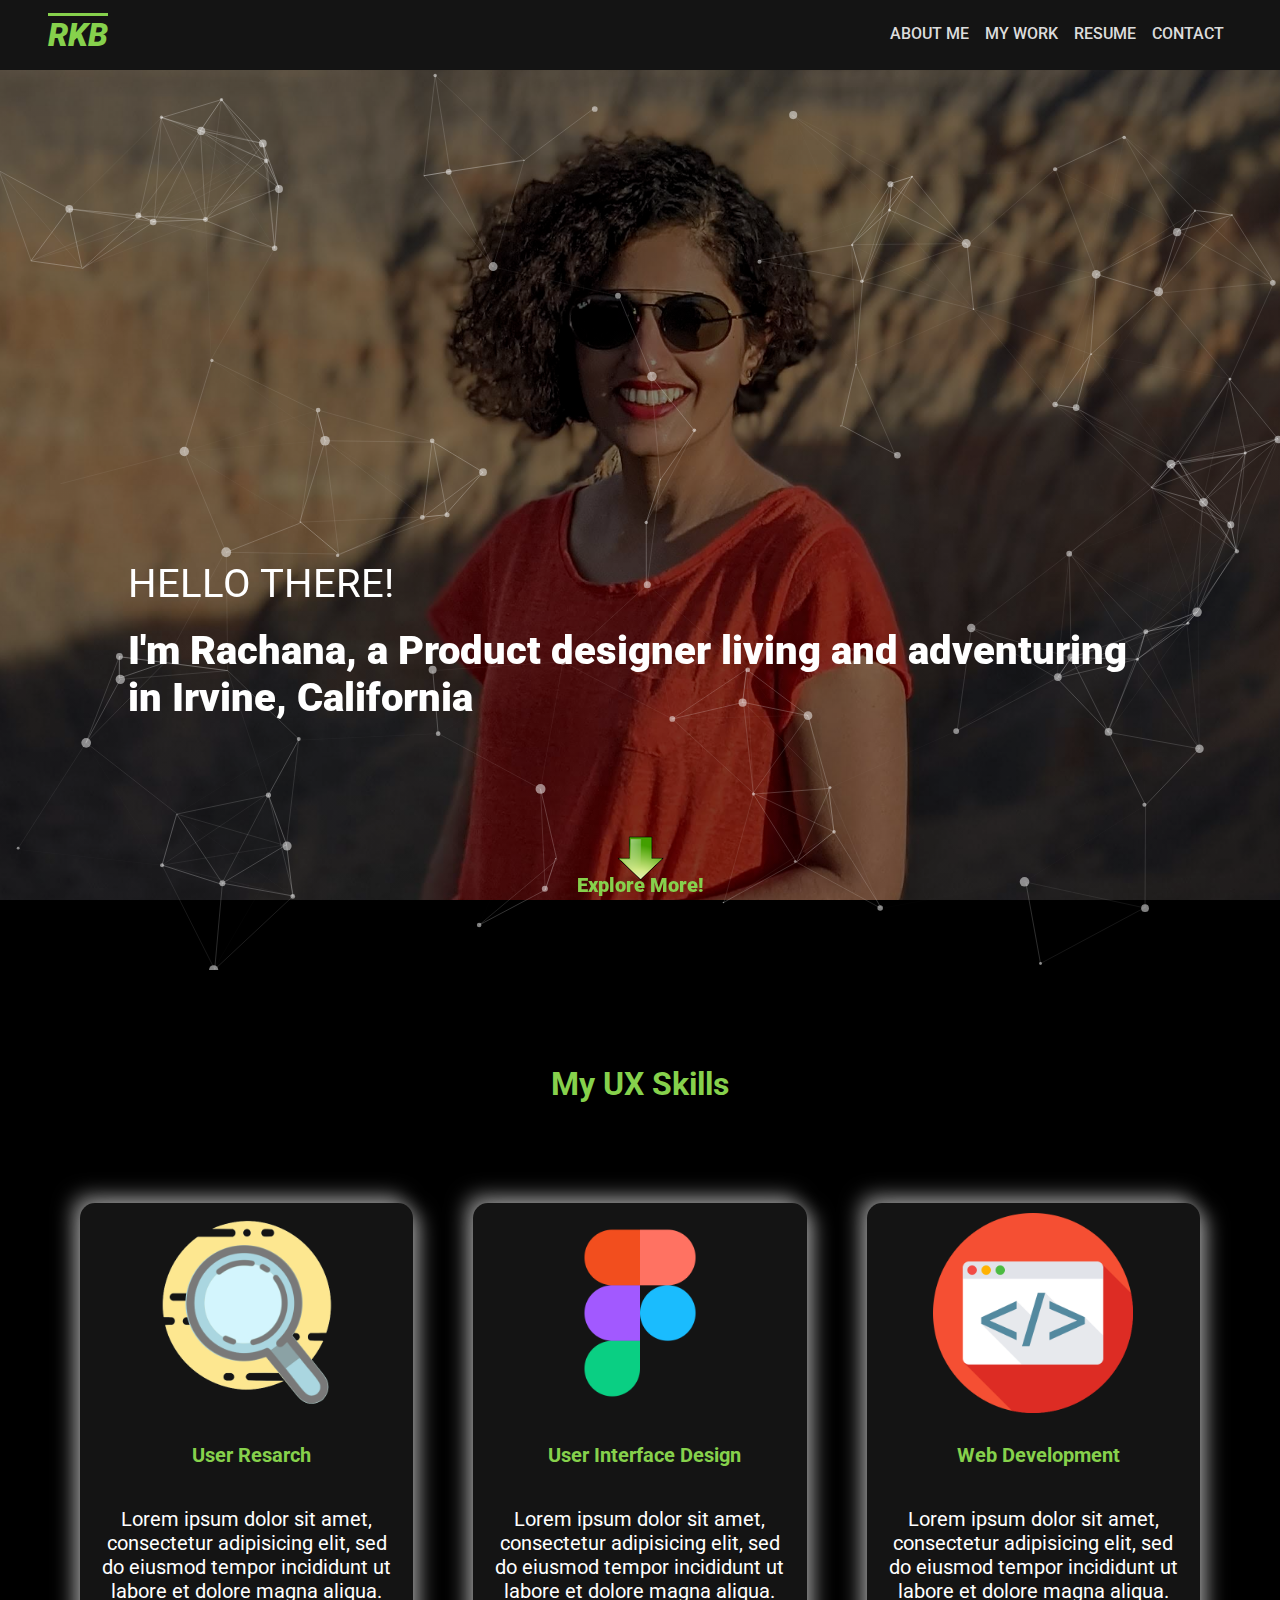
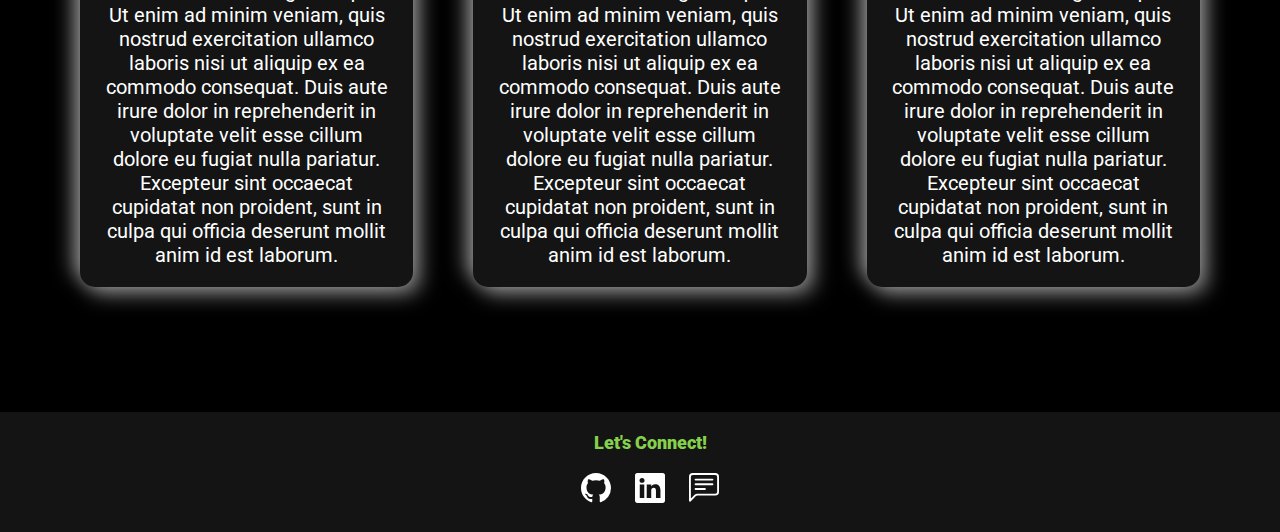
<file: index.html>
<html>
  <head>
    <meta charset="utf-8" />
    <meta http-equiv="X-UA-Compatible" content="IE=edge" />
    <title>RKB</title>
    <meta name="viewport" content="width=device-width, initial-scale=1" />
    <link rel="stylesheet" type="text/css" media="screen" href="css/style.css" />
    <script src = "js/index.js"></script>
    <script src = "js/particles.js"></script>
    <script src="js/jquery-3.7.1.js"></script>

  </head>
  <body>

    <!-- Nav Bar section -->
    <nav>
        <input type="checkbox" id="check" />
        <label for="check" class="menu">
            <svg xmlns="http://www.w3.org/2000/svg" width="30" height="30" fill="currentColor" class="bi bi-list" viewBox="0 0 16 16">
                <path fill-rule="evenodd" d="M2.5 12a.5.5 0 0 1 .5-.5h10a.5.5 0 0 1 0 1H3a.5.5 0 0 1-.5-.5m0-4a.5.5 0 0 1 .5-.5h10a.5.5 0 0 1 0 1H3a.5.5 0 0 1-.5-.5m0-4a.5.5 0 0 1 .5-.5h10a.5.5 0 0 1 0 1H3a.5.5 0 0 1-.5-.5"/>
              </svg>
        </label>
      <div class="logo">
        <h1>RKB</h1>
      </div>
      <div class="nav-items">
        <ul class="overview">
            <li>
                <a href="index.html"
                  ><svg xmlns="http://www.w3.org/2000/svg" width="16" height="16" fill="currentColor" class="bi bi-person-lines-fill" viewBox="0 0 16 16">
                    <path d="M6 8a3 3 0 1 0 0-6 3 3 0 0 0 0 6m-5 6s-1 0-1-1 1-4 6-4 6 3 6 4-1 1-1 1zM11 3.5a.5.5 0 0 1 .5-.5h4a.5.5 0 0 1 0 1h-4a.5.5 0 0 1-.5-.5m.5 2.5a.5.5 0 0 0 0 1h4a.5.5 0 0 0 0-1zm2 3a.5.5 0 0 0 0 1h2a.5.5 0 0 0 0-1zm0 3a.5.5 0 0 0 0 1h2a.5.5 0 0 0 0-1z"/>
                  </svg>
                  ABOUT ME</a
                >
              </li>
              <li>
                <a href="mywork.html">
                    <svg xmlns="http://www.w3.org/2000/svg" width="16" height="16" fill="currentColor" class="bi bi-card-checklist" viewBox="0 0 16 16">
                        <path d="M14.5 3a.5.5 0 0 1 .5.5v9a.5.5 0 0 1-.5.5h-13a.5.5 0 0 1-.5-.5v-9a.5.5 0 0 1 .5-.5zm-13-1A1.5 1.5 0 0 0 0 3.5v9A1.5 1.5 0 0 0 1.5 14h13a1.5 1.5 0 0 0 1.5-1.5v-9A1.5 1.5 0 0 0 14.5 2z"/>
                        <path d="M7 5.5a.5.5 0 0 1 .5-.5h5a.5.5 0 0 1 0 1h-5a.5.5 0 0 1-.5-.5m-1.496-.854a.5.5 0 0 1 0 .708l-1.5 1.5a.5.5 0 0 1-.708 0l-.5-.5a.5.5 0 1 1 .708-.708l.146.147 1.146-1.147a.5.5 0 0 1 .708 0M7 9.5a.5.5 0 0 1 .5-.5h5a.5.5 0 0 1 0 1h-5a.5.5 0 0 1-.5-.5m-1.496-.854a.5.5 0 0 1 0 .708l-1.5 1.5a.5.5 0 0 1-.708 0l-.5-.5a.5.5 0 0 1 .708-.708l.146.147 1.146-1.147a.5.5 0 0 1 .708 0"/>
                      </svg>
                  MY WORK</a
                >
              </li>
              <li>
                <a href="#"
                  ><svg xmlns="http://www.w3.org/2000/svg" width="16" height="16" fill="currentColor" class="bi bi-file-earmark-text-fill" viewBox="0 0 16 16">
                    <path d="M9.293 0H4a2 2 0 0 0-2 2v12a2 2 0 0 0 2 2h8a2 2 0 0 0 2-2V4.707A1 1 0 0 0 13.707 4L10 .293A1 1 0 0 0 9.293 0M9.5 3.5v-2l3 3h-2a1 1 0 0 1-1-1M4.5 9a.5.5 0 0 1 0-1h7a.5.5 0 0 1 0 1zM4 10.5a.5.5 0 0 1 .5-.5h7a.5.5 0 0 1 0 1h-7a.5.5 0 0 1-.5-.5m.5 2.5a.5.5 0 0 1 0-1h4a.5.5 0 0 1 0 1z"/>
                  </svg>
                  RESUME</a
                >
              </li>
              <li>
                <a href="#"
                  ><svg xmlns="http://www.w3.org/2000/svg" width="16" height="16" fill="currentColor" class="bi bi-chat-left-text-fill" viewBox="0 0 16 16">
                    <path d="M0 2a2 2 0 0 1 2-2h12a2 2 0 0 1 2 2v8a2 2 0 0 1-2 2H4.414a1 1 0 0 0-.707.293L.854 15.146A.5.5 0 0 1 0 14.793zm3.5 1a.5.5 0 0 0 0 1h9a.5.5 0 0 0 0-1zm0 2.5a.5.5 0 0 0 0 1h9a.5.5 0 0 0 0-1zm0 2.5a.5.5 0 0 0 0 1h5a.5.5 0 0 0 0-1z"/>
                  </svg>
                  CONTACT</a
                >
              </li>
            </ul>
      </div>
    </nav>
    

    <!-- Hero section -->
    <div id="particles-js" class="div-hero-section">
          <div class="div-hero-introduction">
            <p class="p-hero-greeting">HELLO THERE!</p>
            <p class="p-hero-intro">I'm Rachana, a Product designer living and adventuring in Irvine, California</p>
          </div>
          <div class ='div-scroll-down'></div>
            <button id = "scroll-down" class ='scroll-down'> <img src="images/28827_arrow_download_down_icon.png" alt=""></button>  
            <p class="p-explore-more">Explore More!</p>
          </div>
          
    </div>

    <div id="section-lower-container" class="lower-container-container">
      <section class="section-skills">
        <h1 class="skill-section-title">My UX Skills</h1>
        <div class="div-skill-flex">
          <div class="div-skill">
            <i aria-hidden="true"><img class = "skill-icon" src="images/7479647_search_magnifier_zoom_magnifying_find_icon.png" width="200px"></i>
            <h3 class="skill-title">User Resarch</h3>
            <p class="skill-text">Lorem ipsum dolor sit amet, consectetur adipisicing elit, sed do eiusmod tempor incididunt ut labore et dolore magna aliqua. Ut enim ad minim veniam, quis nostrud exercitation ullamco laboris nisi ut aliquip ex ea commodo consequat. Duis aute irure dolor in reprehenderit in voluptate velit esse cillum dolore eu fugiat nulla pariatur.
              Excepteur sint occaecat cupidatat non proident, sunt in culpa qui officia deserunt mollit anim id est laborum.</p>
          </div>
          <div class="div-skill">
            <i aria-hidden="true"><img class = "skill-icon" src="images/7564187_figma_logo_brand_icon.png" width="200px"></i>
            <h3 class="skill-title">User Interface Design</h3>
            <p class="skill-text">Lorem ipsum dolor sit amet, consectetur adipisicing elit, sed do eiusmod tempor incididunt ut labore et dolore magna aliqua. Ut enim ad minim veniam, quis nostrud exercitation ullamco laboris nisi ut aliquip ex ea commodo consequat. Duis aute irure dolor in reprehenderit in voluptate velit esse cillum dolore eu fugiat nulla pariatur.
              Excepteur sint occaecat cupidatat non proident, sunt in culpa qui officia deserunt mollit anim id est laborum.</p>
          </div>
          <div class="div-skill">
            <i aria-hidden="true"><img class = "skill-icon" src="images/669948_html_code_coding_programming_web_icon.png" width="200px"></i>
            <h3 class="skill-title">Web Development</h3>
            <p class="skill-text">Lorem ipsum dolor sit amet, consectetur adipisicing elit, sed do eiusmod tempor incididunt ut labore et dolore magna aliqua. Ut enim ad minim veniam, quis nostrud exercitation ullamco laboris nisi ut aliquip ex ea commodo consequat. Duis aute irure dolor in reprehenderit in voluptate velit esse cillum dolore eu fugiat nulla pariatur.
              Excepteur sint occaecat cupidatat non proident, sunt in culpa qui officia deserunt mollit anim id est laborum.</p>
          </div>
        </div>
      </section>
    </div>

    <!-- Footer section -->

    <div class="footer">
        <p class="footer-text-center">Let's Connect!</p>
        <div class="footer_icons">
            <a href="https://github.com/Kodagana" class="icon-style" alt="Github icon"> <svg xmlns="http://www.w3.org/2000/svg" width="30" height="30" fill="currentColor" class="bi bi-github" viewBox="0 0 16 16">
                <path d="M8 0C3.58 0 0 3.58 0 8c0 3.54 2.29 6.53 5.47 7.59.4.07.55-.17.55-.38 0-.19-.01-.82-.01-1.49-2.01.37-2.53-.49-2.69-.94-.09-.23-.48-.94-.82-1.13-.28-.15-.68-.52-.01-.53.63-.01 1.08.58 1.23.82.72 1.21 1.87.87 2.33.66.07-.52.28-.87.51-1.07-1.78-.2-3.64-.89-3.64-3.95 0-.87.31-1.59.82-2.15-.08-.2-.36-1.02.08-2.12 0 0 .67-.21 2.2.82.64-.18 1.32-.27 2-.27.68 0 1.36.09 2 .27 1.53-1.04 2.2-.82 2.2-.82.44 1.1.16 1.92.08 2.12.51.56.82 1.27.82 2.15 0 3.07-1.87 3.75-3.65 3.95.29.25.54.73.54 1.48 0 1.07-.01 1.93-.01 2.2 0 .21.15.46.55.38A8.012 8.012 0 0 0 16 8c0-4.42-3.58-8-8-8"/>
              </svg></a>
            <a href="https://www.linkedin.com/in/rachana-kodagana-balakrishna-a1316a224/" class="icon-style" alt="linkedin icon"> <svg xmlns="http://www.w3.org/2000/svg" width="30" height="30" fill="currentColor" class="bi bi-linkedin" viewBox="0 0 16 16">
                <path d="M0 1.146C0 .513.526 0 1.175 0h13.65C15.474 0 16 .513 16 1.146v13.708c0 .633-.526 1.146-1.175 1.146H1.175C.526 16 0 15.487 0 14.854V1.146zm4.943 12.248V6.169H2.542v7.225h2.401m-1.2-8.212c.837 0 1.358-.554 1.358-1.248-.015-.709-.52-1.248-1.342-1.248-.822 0-1.359.54-1.359 1.248 0 .694.521 1.248 1.327 1.248h.016zm4.908 8.212V9.359c0-.216.016-.432.08-.586.173-.431.568-.878 1.232-.878.869 0 1.216.662 1.216 1.634v3.865h2.401V9.25c0-2.22-1.184-3.252-2.764-3.252-1.274 0-1.845.7-2.165 1.193v.025h-.016a5.54 5.54 0 0 1 .016-.025V6.169h-2.4c.03.678 0 7.225 0 7.225h2.4"/>
              </svg></a>
            <a href="mailto: rachana.kodagana2009@gmail.com" class="icon-style" alt="linkedin icon"> <svg xmlns="http://www.w3.org/2000/svg" width="30" height="30" fill="currentColor" class="bi bi-chat-left-text" viewBox="0 0 16 16">
                <path d="M14 1a1 1 0 0 1 1 1v8a1 1 0 0 1-1 1H4.414A2 2 0 0 0 3 11.586l-2 2V2a1 1 0 0 1 1-1zM2 0a2 2 0 0 0-2 2v12.793a.5.5 0 0 0 .854.353l2.853-2.853A1 1 0 0 1 4.414 12H14a2 2 0 0 0 2-2V2a2 2 0 0 0-2-2z"/>
                <path d="M3 3.5a.5.5 0 0 1 .5-.5h9a.5.5 0 0 1 0 1h-9a.5.5 0 0 1-.5-.5M3 6a.5.5 0 0 1 .5-.5h9a.5.5 0 0 1 0 1h-9A.5.5 0 0 1 3 6m0 2.5a.5.5 0 0 1 .5-.5h5a.5.5 0 0 1 0 1h-5a.5.5 0 0 1-.5-.5"/>
              </svg></a>
        </div>
    </div>
  </body>
</html>
</file>
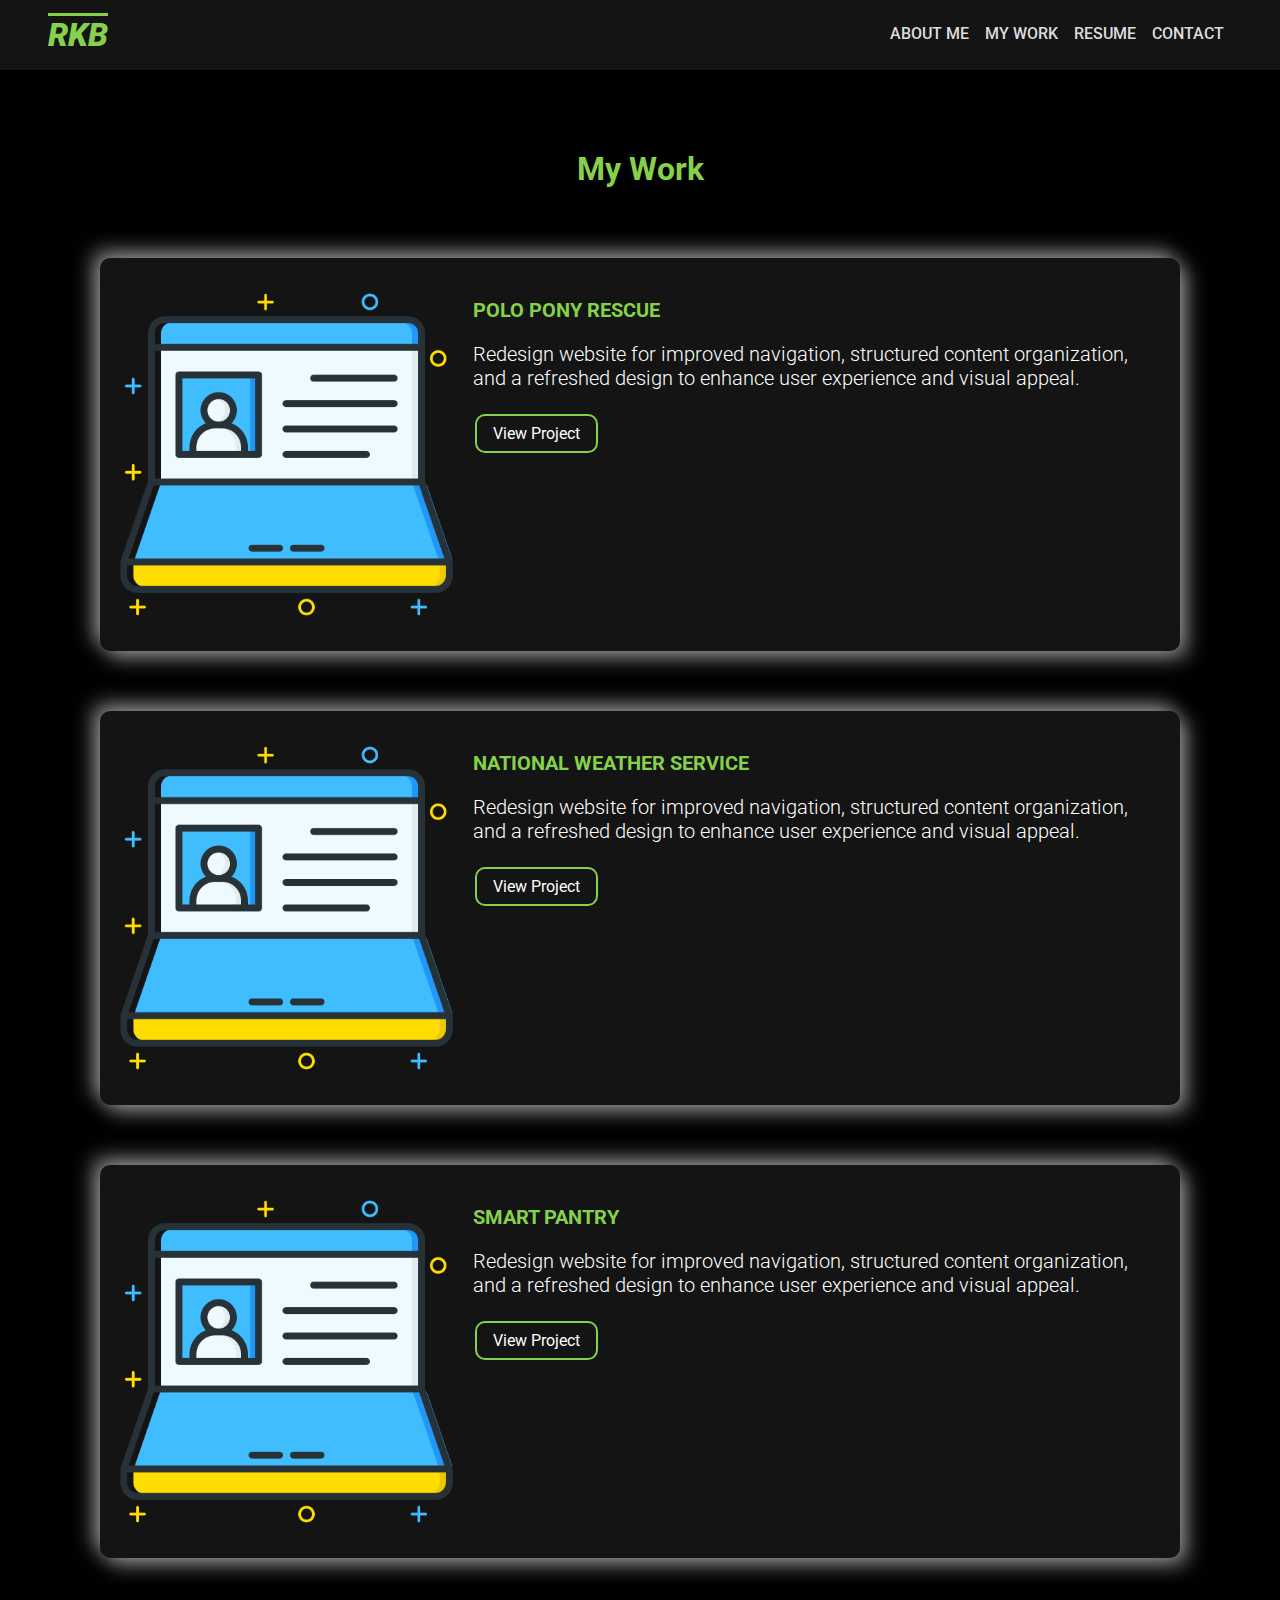
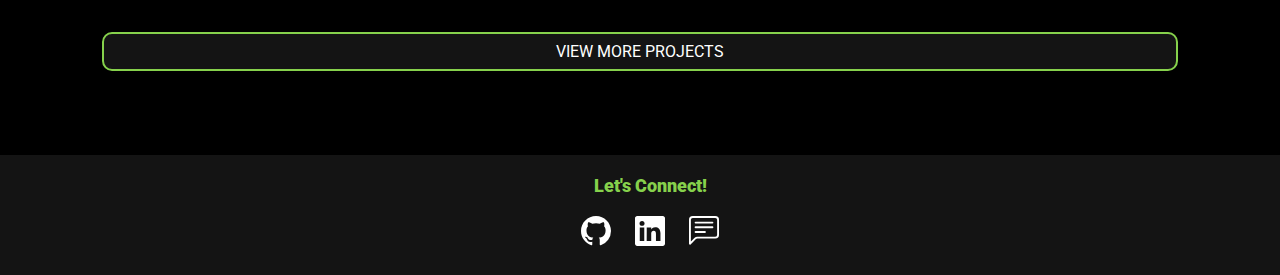
<file: mywork.html>
<html>
  <head>
    <meta charset="utf-8" />
    <meta http-equiv="X-UA-Compatible" content="IE=edge" />
    <title>RKB</title>
    <meta name="viewport" content="width=device-width, initial-scale=1" />
    <link rel="stylesheet" type="text/css" media="screen" href="css/myworkStyle.css" />
    <script src = "js/mywork.js"></script>
    <script src="js/jquery-3.7.1.js"></script>
  </head>
  <body>

    <!-- Nav Bar section -->
    <nav>
        <input type="checkbox" id="check" />
        <label for="check" class="menu">
            <svg xmlns="http://www.w3.org/2000/svg" width="30" height="30" fill="currentColor" class="bi bi-list" viewBox="0 0 16 16">
                <path fill-rule="evenodd" d="M2.5 12a.5.5 0 0 1 .5-.5h10a.5.5 0 0 1 0 1H3a.5.5 0 0 1-.5-.5m0-4a.5.5 0 0 1 .5-.5h10a.5.5 0 0 1 0 1H3a.5.5 0 0 1-.5-.5m0-4a.5.5 0 0 1 .5-.5h10a.5.5 0 0 1 0 1H3a.5.5 0 0 1-.5-.5"/>
              </svg>
        </label>
      <div class="logo">
        <h1>RKB</h1>
      </div>
      <div class="nav-items">
        <ul class="overview">
            <li>
                <a href="index.html"
                  ><svg xmlns="http://www.w3.org/2000/svg" width="16" height="16" fill="currentColor" class="bi bi-person-lines-fill" viewBox="0 0 16 16">
                    <path d="M6 8a3 3 0 1 0 0-6 3 3 0 0 0 0 6m-5 6s-1 0-1-1 1-4 6-4 6 3 6 4-1 1-1 1zM11 3.5a.5.5 0 0 1 .5-.5h4a.5.5 0 0 1 0 1h-4a.5.5 0 0 1-.5-.5m.5 2.5a.5.5 0 0 0 0 1h4a.5.5 0 0 0 0-1zm2 3a.5.5 0 0 0 0 1h2a.5.5 0 0 0 0-1zm0 3a.5.5 0 0 0 0 1h2a.5.5 0 0 0 0-1z"/>
                  </svg>
                  ABOUT ME</a
                >
              </li>
              <li>
                <a href="mywork.html">
                    <svg xmlns="http://www.w3.org/2000/svg" width="16" height="16" fill="currentColor" class="bi bi-card-checklist" viewBox="0 0 16 16">
                        <path d="M14.5 3a.5.5 0 0 1 .5.5v9a.5.5 0 0 1-.5.5h-13a.5.5 0 0 1-.5-.5v-9a.5.5 0 0 1 .5-.5zm-13-1A1.5 1.5 0 0 0 0 3.5v9A1.5 1.5 0 0 0 1.5 14h13a1.5 1.5 0 0 0 1.5-1.5v-9A1.5 1.5 0 0 0 14.5 2z"/>
                        <path d="M7 5.5a.5.5 0 0 1 .5-.5h5a.5.5 0 0 1 0 1h-5a.5.5 0 0 1-.5-.5m-1.496-.854a.5.5 0 0 1 0 .708l-1.5 1.5a.5.5 0 0 1-.708 0l-.5-.5a.5.5 0 1 1 .708-.708l.146.147 1.146-1.147a.5.5 0 0 1 .708 0M7 9.5a.5.5 0 0 1 .5-.5h5a.5.5 0 0 1 0 1h-5a.5.5 0 0 1-.5-.5m-1.496-.854a.5.5 0 0 1 0 .708l-1.5 1.5a.5.5 0 0 1-.708 0l-.5-.5a.5.5 0 0 1 .708-.708l.146.147 1.146-1.147a.5.5 0 0 1 .708 0"/>
                      </svg>
                  MY WORK</a
                >
              </li>
              <li>
                <a href="#"
                  ><svg xmlns="http://www.w3.org/2000/svg" width="16" height="16" fill="currentColor" class="bi bi-file-earmark-text-fill" viewBox="0 0 16 16">
                    <path d="M9.293 0H4a2 2 0 0 0-2 2v12a2 2 0 0 0 2 2h8a2 2 0 0 0 2-2V4.707A1 1 0 0 0 13.707 4L10 .293A1 1 0 0 0 9.293 0M9.5 3.5v-2l3 3h-2a1 1 0 0 1-1-1M4.5 9a.5.5 0 0 1 0-1h7a.5.5 0 0 1 0 1zM4 10.5a.5.5 0 0 1 .5-.5h7a.5.5 0 0 1 0 1h-7a.5.5 0 0 1-.5-.5m.5 2.5a.5.5 0 0 1 0-1h4a.5.5 0 0 1 0 1z"/>
                  </svg>
                  RESUME</a
                >
              </li>
              <li>
                <a href="#"
                  ><svg xmlns="http://www.w3.org/2000/svg" width="16" height="16" fill="currentColor" class="bi bi-chat-left-text-fill" viewBox="0 0 16 16">
                    <path d="M0 2a2 2 0 0 1 2-2h12a2 2 0 0 1 2 2v8a2 2 0 0 1-2 2H4.414a1 1 0 0 0-.707.293L.854 15.146A.5.5 0 0 1 0 14.793zm3.5 1a.5.5 0 0 0 0 1h9a.5.5 0 0 0 0-1zm0 2.5a.5.5 0 0 0 0 1h9a.5.5 0 0 0 0-1zm0 2.5a.5.5 0 0 0 0 1h5a.5.5 0 0 0 0-1z"/>
                  </svg>
                  CONTACT</a
                >
              </li>
            </ul>
      </div>
    </nav>
    

    <!-- Hero section -->

    <section class ="myWork">
        <h1 class="mywork-title">My Work</h1>
        <div class="container" >
            <div class="work-grid">
                <div class="card-image">
                    <img class = "image" src="./images/2620514_employee_job_laptop_seeker_unemployee_icon.png" alt="centered">
                </div>
                <div class="card-text">
                    <h3>POLO PONY RESCUE</h3>
                    <p>Redesign website for improved navigation, structured content organization, and a refreshed design to enhance user experience and visual appeal.</p>
                    <button id = "btn-polo" class ='button'>View Project</button>
                </div>
            </div>
            <div class="work-grid">
                <div class="card-image">
                    <img class = "image" src="./images/2620514_employee_job_laptop_seeker_unemployee_icon.png" alt="centered">
                </div>
                <div class="card-text">
                    <h3>NATIONAL WEATHER SERVICE</h3>
                    <p>Redesign website for improved navigation, structured content organization, and a refreshed design to enhance user experience and visual appeal.</p>
                    <button id = "btn-weather" class ='button'>View Project</button>
                </div>
            </div>
            <div class="work-grid">
                <div class="card-image">
                    <img class = "image" src="./images/2620514_employee_job_laptop_seeker_unemployee_icon.png" alt="centered">
                </div>
                <div class="card-text">
                    <h3>SMART PANTRY</h3>
                    <p>Redesign website for improved navigation, structured content organization, and a refreshed design to enhance user experience and visual appeal.</p>
                    <button id = "btn-pantry" class ='button'>View Project</button>
                </div>
            </div>
            <button id = "btn-view-more-project" class ='button'>VIEW MORE PROJECTS</button>
        </div>
    </section>

    <div class="footer">
        <p class="footer-text-center">Let's Connect!</p>
        <div class="footer_icons">
            <a href="https://github.com/Kodagana" class="icon-style" alt="Github icon"> <svg xmlns="http://www.w3.org/2000/svg" width="30" height="30" fill="currentColor" class="bi bi-github" viewBox="0 0 16 16">
                <path d="M8 0C3.58 0 0 3.58 0 8c0 3.54 2.29 6.53 5.47 7.59.4.07.55-.17.55-.38 0-.19-.01-.82-.01-1.49-2.01.37-2.53-.49-2.69-.94-.09-.23-.48-.94-.82-1.13-.28-.15-.68-.52-.01-.53.63-.01 1.08.58 1.23.82.72 1.21 1.87.87 2.33.66.07-.52.28-.87.51-1.07-1.78-.2-3.64-.89-3.64-3.95 0-.87.31-1.59.82-2.15-.08-.2-.36-1.02.08-2.12 0 0 .67-.21 2.2.82.64-.18 1.32-.27 2-.27.68 0 1.36.09 2 .27 1.53-1.04 2.2-.82 2.2-.82.44 1.1.16 1.92.08 2.12.51.56.82 1.27.82 2.15 0 3.07-1.87 3.75-3.65 3.95.29.25.54.73.54 1.48 0 1.07-.01 1.93-.01 2.2 0 .21.15.46.55.38A8.012 8.012 0 0 0 16 8c0-4.42-3.58-8-8-8"/>
              </svg></a>
            <a href="https://www.linkedin.com/in/rachana-kodagana-balakrishna-a1316a224/" class="icon-style" alt="linkedin icon"> <svg xmlns="http://www.w3.org/2000/svg" width="30" height="30" fill="currentColor" class="bi bi-linkedin" viewBox="0 0 16 16">
                <path d="M0 1.146C0 .513.526 0 1.175 0h13.65C15.474 0 16 .513 16 1.146v13.708c0 .633-.526 1.146-1.175 1.146H1.175C.526 16 0 15.487 0 14.854V1.146zm4.943 12.248V6.169H2.542v7.225h2.401m-1.2-8.212c.837 0 1.358-.554 1.358-1.248-.015-.709-.52-1.248-1.342-1.248-.822 0-1.359.54-1.359 1.248 0 .694.521 1.248 1.327 1.248h.016zm4.908 8.212V9.359c0-.216.016-.432.08-.586.173-.431.568-.878 1.232-.878.869 0 1.216.662 1.216 1.634v3.865h2.401V9.25c0-2.22-1.184-3.252-2.764-3.252-1.274 0-1.845.7-2.165 1.193v.025h-.016a5.54 5.54 0 0 1 .016-.025V6.169h-2.4c.03.678 0 7.225 0 7.225h2.4"/>
              </svg></a>
            <a href="mailto: rachana.kodagana2009@gmail.com" class="icon-style" alt="linkedin icon"> <svg xmlns="http://www.w3.org/2000/svg" width="30" height="30" fill="currentColor" class="bi bi-chat-left-text" viewBox="0 0 16 16">
                <path d="M14 1a1 1 0 0 1 1 1v8a1 1 0 0 1-1 1H4.414A2 2 0 0 0 3 11.586l-2 2V2a1 1 0 0 1 1-1zM2 0a2 2 0 0 0-2 2v12.793a.5.5 0 0 0 .854.353l2.853-2.853A1 1 0 0 1 4.414 12H14a2 2 0 0 0 2-2V2a2 2 0 0 0-2-2z"/>
                <path d="M3 3.5a.5.5 0 0 1 .5-.5h9a.5.5 0 0 1 0 1h-9a.5.5 0 0 1-.5-.5M3 6a.5.5 0 0 1 .5-.5h9a.5.5 0 0 1 0 1h-9A.5.5 0 0 1 3 6m0 2.5a.5.5 0 0 1 .5-.5h5a.5.5 0 0 1 0 1h-5a.5.5 0 0 1-.5-.5"/>
              </svg></a>
        </div>
    </div>

    <!-- The Modal -->
<div id="myModal" class="modal">

  <!-- Modal content -->
  <div class="modal-content">
    <div class="modal-header">
      <span id ="close" class="close">&times;</span>
      <h2 id ='modal-title'>Modal Header</h2>
    </div>
    <div class="modal-body">
      <p id = 'modal-text' >Some text in the Modal Body</p>
    </div>
  </div>

</div>
  </body>
</html>
</file>
<file: css/style.css>
@import url('https://fonts.googleapis.com/css2?family=Roboto:ital,wght@0,300;0,400;0,500;0,700;1,300;1,400;1,500;1,700&display=swap');

  * {
    margin: 0;
    padding: 0;
    box-sizing: border-box;
    font-family: "Roboto", sans-serif;
  }
  
  html {
    scroll-behavior: smooth;
  }
  /* Nav */
  nav {
    height: 70px;
    width: 100%;
    background: rgb(20, 20, 20);
    color: rgb(220, 220, 220);
    padding: 0 2rem;
    display: flex;
    justify-content: space-between;
    align-items: center;
    position: sticky;
    top: 0;
    z-index: 99;
  }
  nav svg {
    display: none;
  }
  .logo h1 {
    text-decoration: overline;
    font-style: italic;
    font-weight: 900;
    color: #86D14C;
    cursor: pointer;
    margin: 0 1rem;
  }
  .nav-items {
    display: flex;
    justify-content: space-between;
  }
  .overview {
    display: flex;
  }
  .overview {
    margin-right: 1rem;
  }
  .nav-items h3 {
    display: none;
  }
  nav li {
    list-style: none;
    margin: 0 0.5rem;
    font-weight: 500;
  }
  nav a {
    text-decoration: none;
    color: rgb(220, 220, 220);
  }
  nav a:hover {
    color: #86D14C;
    
  }
  nav a::after {
    content: "";
    display: block;
    height: 4px;
    background: #86D14C;
    width: 0%;
    transition: all ease-in-out 300ms;
  }
  nav a:hover::after {
    width: 100%;
  }
  #check,
  .menu {
    display: none;
  }
  
  /* Hero section */

  .div-hero-section {
    height: 100vh;
    width: 100%;
    background: rgb(0, 0, 0);
    background-size: cover;

    display: flex;
    justify-content: center;
    align-items: center;

    background-image: linear-gradient(rgba(0, 0, 0, 0.5),rgba(0, 0, 0, 0.5)), url('../images/profilePic.png');
    background-size: cover;
    background-position: center center;
    background-repeat: no-repeat;
    background-attachment: fixed;

  }

  .div-hero-introduction {
    text-align:center;
    position: absolute;
    top: 60%;
    left: 10%;
    right: 10%;
  }

  .p-hero-greeting{
    font-size:40px;
    font-weight:400;
    color: white;
    padding-top: 20px;
    text-align: left;
    float:none;
  }

  .p-hero-intro {
    font-size:40px;
    font-weight:900;
    color: white;
    padding-top: 20px;
    text-align: left;
    float:none;
  }

  .p-explore-more{
    text-align:center;
    position: absolute;
    top: 97%;
    justify-content: center;
    align-items: center;
    font-size:20px;
    font-weight:900;
    color: #86D14C;
  }

  .scroll-down  {
    text-align:center;
    position: absolute;
    top: 90%;
    justify-content: center;
    align-items: center;
    height: 100px;
    width: 100px;
    padding: 10px 20px;
    border: transparent;
    background-color:  transparent ;
    animation: shaking 0.4s infinite;}
    @keyframes shaking {
      0% {transform: translateX(0) rotate(0deg);}
      25% {transform: translateX(15px) rotate(5deg);}
      50% {transform: translateX(0px) rotate(0deg);}
      75% {transform: translateX(-15px) rotate(-5deg);}
      100% {transform: translateX(0px) rotate(0deg);}
  }
 

  /* Lower Skill contrainer sections */

  .lower-container-container{
    background-color: black;
    min-height: 90vh;
  }

  .skill-section-title{
    text-align: center;
    padding-top: 50px;
    padding-bottom: 100px;
    color: #86D14C;
  }

  .div-skill-flex {
    display: flex;
    justify-content: space-around;
    /* flex-direction: column; */
  }
  
  .section-skills {
    padding: 45px 50px;
    text-align: center;
  }
  
  .div-skill {
    margin: 0 30px;
    text-align: center;
    width: 100%;
    padding-right: 80px;
    margin-bottom: 80px;
    padding: 10px;
    background-color: rgb(20, 20, 20);
    border-radius: 15px;
    box-shadow: -7px -7px 20px rgba(255, 255, 255, 0.5),
               7px  7px 20px rgba(255, 255, 255, 0.5)
  }

  .div-skill title{
    text-align: center;
    color: white;
  }

  .skill-title {
    color: 86D14C;
    font-size: 20px;
    text-align: center;
    padding-left: 10px;
    padding-top: 30px;
    padding-bottom: 30px;
  }
  
  .skill-text {
    color: white;
    font-size: 20px;
    width: 100%;
    padding: 10px;
    margin: 0, 20px;
    text-align: center;
  }


  
  /* Responsive design */
  @media (max-width: 750px) {
    nav {
      height: 50px;

    }

    .nav-items {
      position: fixed;
      top: 0;
      right: -250px;
      height: 100vh;
      width: 250px;
      flex-direction: column;
      justify-content: space-evenly;
      background: rgb(20, 20, 20);
      padding: 2rem;
      transition: all ease-in-out 500ms;
      
    }
    .overview {
      flex-direction: column;
      width: auto;
    }
    .overview {
      margin: 0;
    }
    .nav-items h3 {
      display: inline-block;
      font-weight: 400;
      text-transform: uppercase;
      font-size: large;
      margin-bottom: 1rem;
    }
    nav svg {
      display: inline-block;
      cursor: pointer;
      vertical-align: top;
    }
    nav li {
      margin: 1rem 0;
    }
    nav a {
      display: inline-block;
    }
    nav a:hover {
      margin-left: 2px;
      transition: all ease-in-out 300ms;
    }
    .menu {
      display: inline-block;
      position: fixed;
      right: 2.5rem;
      z-index: 99;
    }
    #check:checked ~ .nav-items {
      right: 0;
    }

    .p-hero-greeting{
      font-size:25px;
    }
  
    .p-hero-intro {
      font-size:25px;
    }

    .skill-title {
      font-size: 16px;
    }
    
    .skill-text {
      font-size: 16px;
    }
    .div-skill {
      margin: 0 0px;
      margin-bottom: 80px;
    }

    .div-skill-flex {
      display: flex;
      justify-content: space-around;
      flex-direction: column;
    }

    .skill-icon {
      width: 100px;
    }
  }



/* Footer */

.footer {
  /* position:fixed; */
  bottom:0;
  left:0;
  width:100%;
  height: 120px;
  background-color: rgb(20, 20, 20);;
}


.footer-text-center {
  font-size:large;
  font-weight:900;
  color: #86D14C;
  padding-top: 20px;
  margin-left:20px;
  text-align: center;
  float:none;
}


  .footer_icons {
    padding-top: 20px;
    text-align:center;
    display:block;
  }
  
  .icon-style {
    height:30px;
    margin-left:20px;
    margin-top:5px;
    transition: all ease-in-out 300ms;
    color: white;
  }
  
  .icon-style:hover {
    color:#86D14C;
  }
</file>
<file: css/myworkStyle.css>
@import url('https://fonts.googleapis.com/css2?family=Roboto:ital,wght@0,300;0,400;0,500;0,700;1,300;1,400;1,500;1,700&display=swap');

  * {
    margin: 0;
    padding: 0;
    box-sizing: border-box;
    font-family: "Roboto", sans-serif;
  }
  

  /* Nav */
  nav {
    height: 70px;
    width: 100%;
    background: rgb(20, 20, 20);
    color: rgb(220, 220, 220);
    padding: 0 2rem;
    display: flex;
    justify-content: space-between;
    align-items: center;
    position: sticky;
    top: 0;
    z-index: 99;
  }
  nav svg {
    display: none;
  }
  .logo h1 {
    text-decoration: overline;
    font-style: italic;
    font-weight: 900;
    color: #86D14C;
    cursor: pointer;
    margin: 0 1rem;
  }
  .nav-items {
    display: flex;
    justify-content: space-between;
  }
  .overview {
    display: flex;
  }
  .overview {
    margin-right: 1rem;
  }
  .nav-items h3 {
    display: none;
  }
  nav li {
    list-style: none;
    margin: 0 0.5rem;
    font-weight: 500;
  }
  nav a {
    text-decoration: none;
    color: rgb(220, 220, 220);
  }
  nav a:hover {
    color: #86D14C;
    
  }
  nav a::after {
    content: "";
    display: block;
    height: 4px;
    background: #86D14C;
    width: 0%;
    transition: all ease-in-out 300ms;
  }
  nav a:hover::after {
    width: 100%;
  }
  #check,
  .menu {
    display: none;
  }
  
    /* my work */
.myWork {
    background-color: black;
}


.mywork-title {
    text-align: center;
    padding-top: 80px;
    padding-bottom: 80px;
    color: #86D14C;
}

.work-grid h3{
  text-align: left;
  color: #86D14C;
  padding-top: 20px;
  font-size: 20px;
}

.work-grid p{
    text-align: left;
    color: white;
    padding-top: 20px;
    padding-bottom: 20px;
    font-size: 20px;
    font-weight: 300;
  }

.container {
    align-items: center;
    width: 1080;
    display: grid;
    grid-template-columns: repeat(1, 1fr);
    gap: 80px;
    margin: auto;
    padding-bottom: 80px;
  }

  .card-text {
    float: left;
    width: 66.66666%;
    padding: 10px;
    height: 100%;
    text-align: left;
  }
  
  .card-image {
    display: flex;
    justify-content: center;
    overflow: hidden;
    float: left;
    width: 33.33333%;
    padding: 10px;
    height: 100%;
  }
  
  .image {
    width:100%;
    height:100%;
    object-fit: cover;
    overflow: hidden;
  }
  /* Create a white card with some shadow around it */
  .work-grid {
    padding: 10px;
    background-color: rgb(20, 20, 20);
    border-radius: 10px;
    box-shadow: -7px -7px 20px rgba(255, 255, 255, 0.5),
                 7px  7px 20px rgba(255, 255, 255, 0.5)
  }

  .button {
    
    border-radius: 10px;
    color: white;
    padding: 8px 16px;
    text-decoration: none;
    display: inline-block;
    font-size: 16px;
    margin: 4px 2px;
    transition-duration: 0.3s;
    cursor: pointer;
    background-color:  rgb(20, 20, 20);; 
    border: 2px solid #86D14C;
    text-align: center;
}

.button:hover {
    background-color: #86D14C;
    color: black;
}

  
  /* Responsive design */

  @media (max-width: 1080px) {
    .container {
        width: 750px;
    }
  }
  
  @media (max-width: 750px) {
    nav {
      height: 50px;

    }

    .nav-items {
      position: fixed;
      top: 0;
      right: -250px;
      height: 100vh;
      width: 250px;
      flex-direction: column;
      justify-content: space-evenly;
      background: rgb(20, 20, 20);
      padding: 2rem;
      transition: all ease-in-out 500ms;
      
    }
    .overview {
      flex-direction: column;
      width: auto;
    }
    .overview {
      margin: 0;
    }
    .nav-items h3 {
      display: inline-block;
      font-weight: 400;
      text-transform: uppercase;
      font-size: large;
      margin-bottom: 1rem;
    }
    nav svg {
      display: inline-block;
      cursor: pointer;
      vertical-align: top;
    }
    nav li {
      margin: 1rem 0;
    }
    nav a {
      display: inline-block;
    }
    nav a:hover {
      margin-left: 2px;
      transition: all ease-in-out 300ms;
    }
    .menu {
      display: inline-block;
      position: fixed;
      right: 2.5rem;
      z-index: 99;
    }
    #check:checked ~ .nav-items {
      right: 0;
    }

    .container {
        width: 90%;
      }

    .work-grid {
        padding: 10px;
        background-color: rgb(20, 20, 20);
        border-radius: 10px;
        box-shadow: -7px -7px 20px rgba(255, 255, 255, 0.5),
                     7px  7px 20px rgba(255, 255, 255, 0.5)
    }
    .card-text {
        width: 50%;
    }

    .card-image {
        width: 50%;
    }

    .work-grid h3{
        font-size: 16px;
    }
      
    .work-grid p{
        font-size: 16px;
    }
  }


/* Footer */

.footer {
  /* position:fixed; */
  bottom:0;
  left:0;
  width:100%;
  height: 120px;
  background-color: rgb(20, 20, 20);;
}


.footer-text-center {
  font-size:large;
  font-weight:900;
  color: #86D14C;
  padding-top: 20px;
  margin-left:20px;
  text-align: center;
  float:none;
}


  .footer_icons {
    padding-top: 20px;
    text-align:center;
    display:block;
  }
  
  .icon-style {
    height:30px;
    margin-left:20px;
    margin-top:5px;
    transition: all ease-in-out 300ms;
    color: white;
  }
  
  .icon-style:hover {
    color:#86D14C;
  }

 

  /* The Modal (background) */
.modal {
  display: none; /* Hidden by default */
  position: fixed; /* Stay in place */
  z-index: 1; /* Sit on top */
  padding-top: 100px; /* Location of the box */
  left: 0;
  top: 0;
  width: 100%; /* Full width */
  height: 100%; /* Full height */
  overflow: auto; /* Enable scroll if needed */
  background-color: rgb(0,0,0); /* Fallback color */
  background-color: rgba(0,0,0,0.4); /* Black w/ opacity */
}

/* Modal Content */
.modal-content {
  position: relative;
  background-color: rgb(20, 20, 20);;
  margin: auto;
  padding: 0;
  border: 1px solid white;
  width: 40%;
  min-height: 200px;
  box-shadow: 0 4px 8px 0 rgba(1, 250, 47, 0.5),0 6px 20px 0 rgba(1, 250, 47, 0.5);
  -webkit-animation-name: animatetop;
  -webkit-animation-duration: 0.4s;
  animation-name: animatetop;
  animation-duration: 0.4s
}

/* Add Animation */
@-webkit-keyframes animatetop {
  from {top:-300px; opacity:0} 
  to {top:0; opacity:1}
}

@keyframes animatetop {
  from {top:-300px; opacity:0}
  to {top:0; opacity:1}
}

/* The Close Button */
.close {
  color: black;
  float: right;
  font-size: 28px;
  font-weight: 900;
}

.close:hover,
.close:focus {
  color: white;
  text-decoration: none;
  cursor: pointer;
}

.modal-header {
  padding: 2px 16px;
  height: 40px;
  background-color: #86D14C;
  color: black;
}

.modal-body {padding: 2px 16px;}

.modal-content h2 {
  padding-top: 8px;
  font-size: 20px;
}

.modal-body p {
  padding-top: 10px;
  padding-bottom: 10px;
  font-size: 16px;
  color: white;
}
</file>
